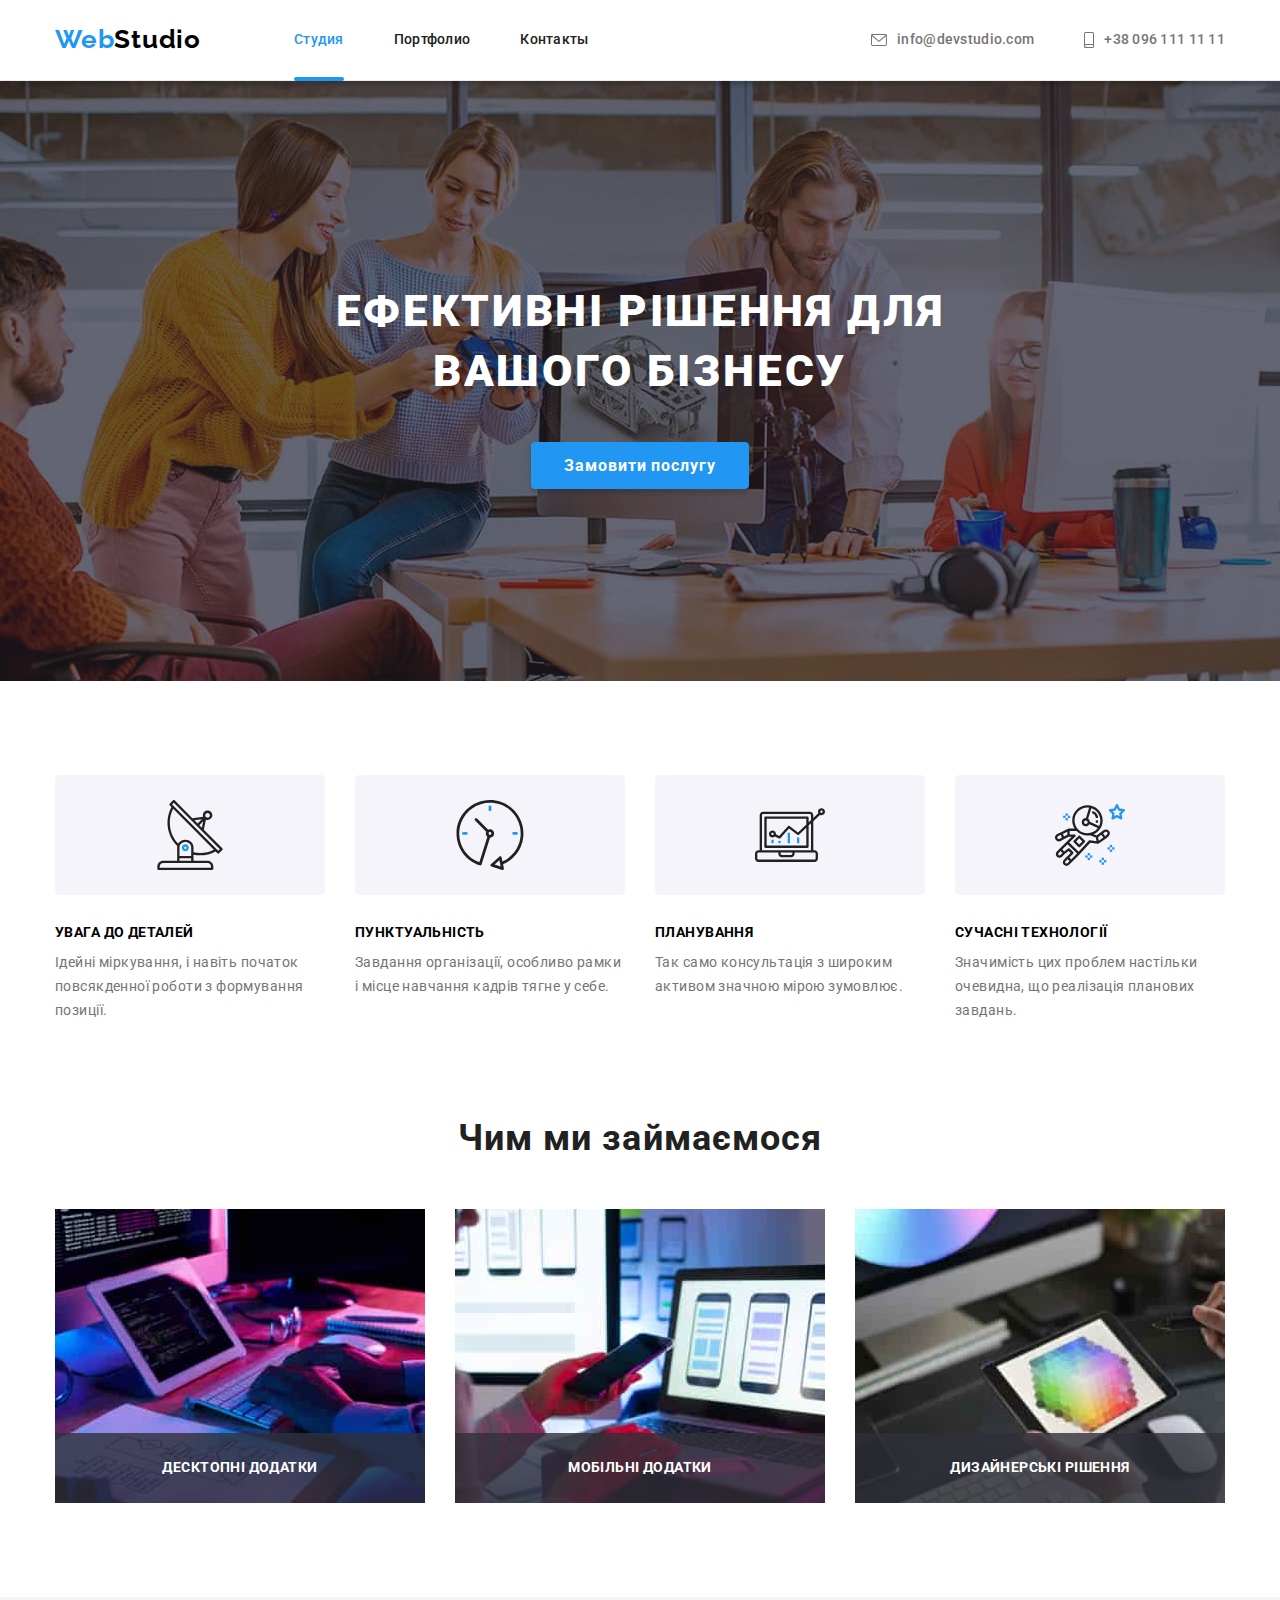
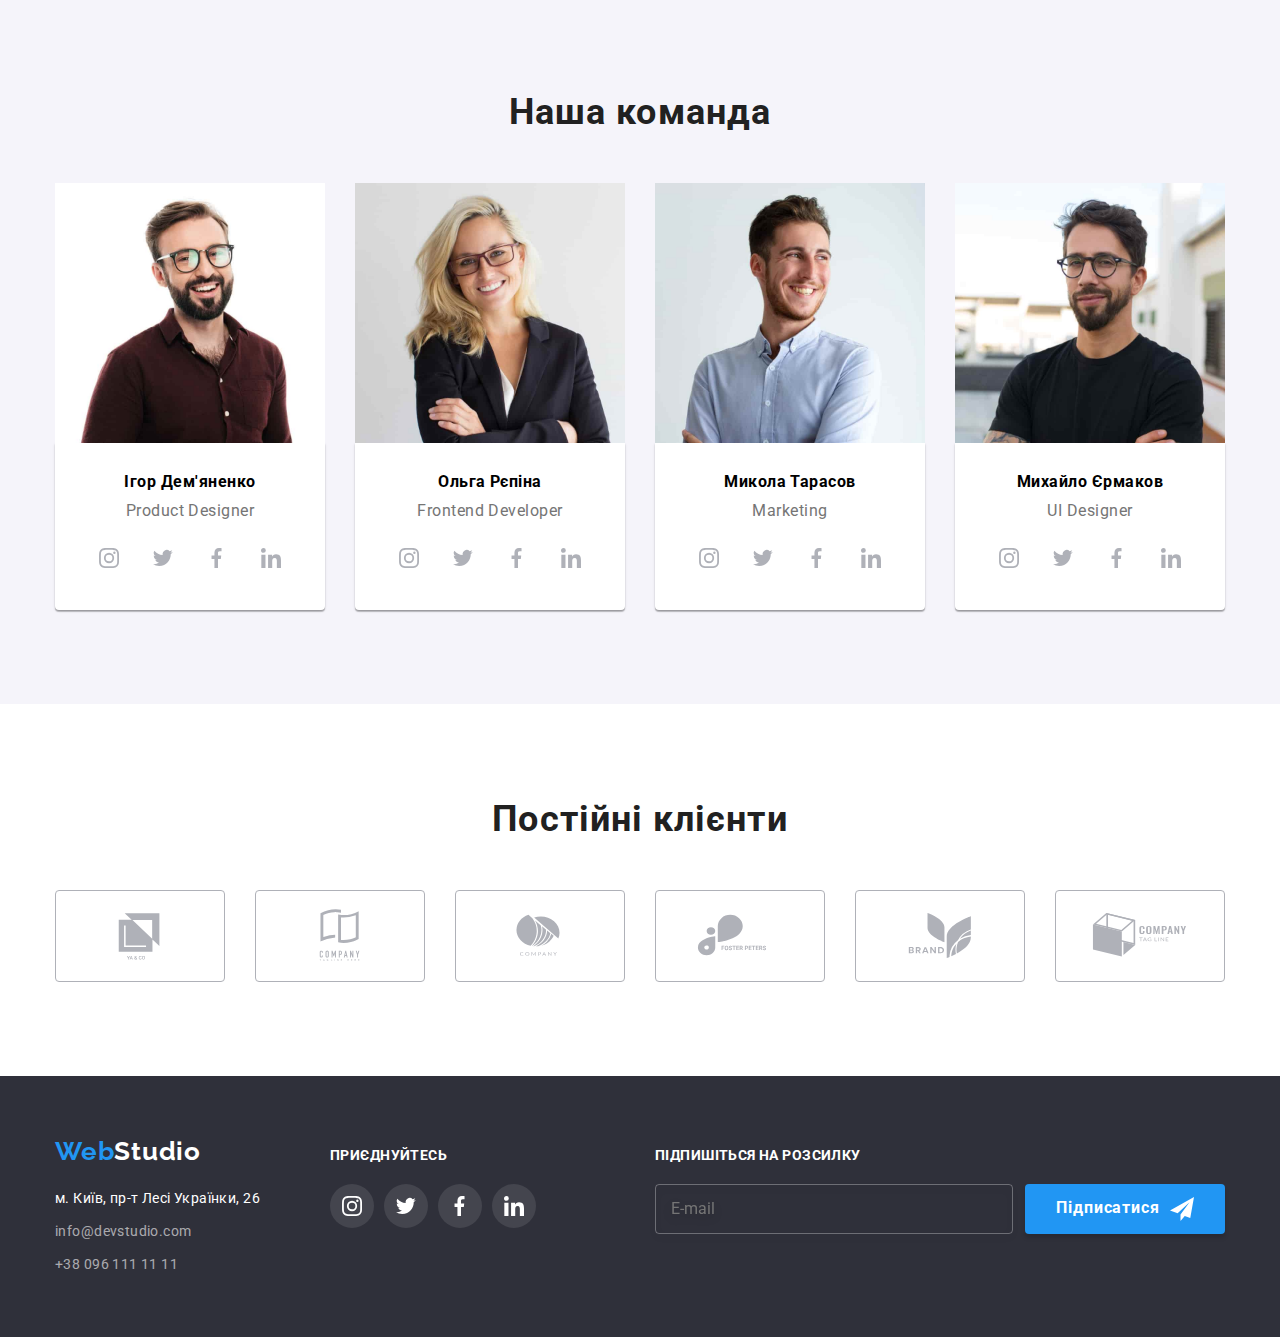
<file: index.html>
<!DOCTYPE html>
<html lang="ru">
  <head>
    <meta charset="UTF-8" />
    <meta http-equiv="X-UA-Compatible" content="IE=edge" />
    <meta name="viewport" content="width=device-width, initial-scale=1.0" />
    <title>Document</title>
    <link
      rel="stylesheet"
      href="https://cdnjs.cloudflare.com/ajax/libs/modern-normalize/1.1.0/modern-normalize.css"
    />
    <link
      href="https://fonts.googleapis.com/css2?family=Raleway:wght@700&family=Roboto:wght@400;500;700;900&display=swap"
      rel="stylesheet"
    />
    <link rel="stylesheet" href="./css/main.min.css" />
  </head>
  <body>
    <header class="header">
      <div class="conteiner conteiner--header">
        <a class="logo" href="./"><span class="logo--color">Web</span>Studio</a>
        <nav class="nav-box">
          <ul class="nav-box__list">
            <li class="nav-box__item"><a class="nav-box__link nav-box__link--current" href="#">Студия</a></li>
            <li class="nav-box__item"><a class="nav-box__link" href="./portfolio.html">Портфолио</a></li>
            <li class="nav-box__item"><a class="nav-box__link" href="#">Контакты</a></li>
          </ul>
        </nav>
        <ul class="nav-box__contact">
          <li class="nav-box__contact-item">
            <a class="nav-box__contact-link" href="mailto:info@devstudio.com"><svg class="nav-box__contact-icon"  width="16px" height="12px" >
              <use href="./image/icons.svg#icon-envelope"></use>
            </svg><span>info@devstudio.com</span></a>
          </li>
          <li class="nav-box__contact-item">
            <a class="nav-box__contact-link" href="tel:+380961111111"><svg class="nav-box__contact-icon"  width="10px" height="16px" >
              <use href="./image/icons.svg#icon-smartphone" ></use>
            </svg><span>+38 096 111 11 11</span></a>
          </li>
        </ul>
      </div>
    </header>
    <main>
      <!-- Секция герой -->
      <section class="hero section--hero">
        <div class="conteiner conteiner--hero">
          <h1 class="hero__text">Ефективні рішення для вашого бізнесу</h1>
          <button type="button" class="hero__btn" data-modal-open >Замовити послугу</button>
        </div>
      </section>
      <!-- Преимущества -->
      <section class="features section">
        <div class="conteiner">
          <h2 class="visually-hidden">Наши преимущества</h2>
          <ul class="features__list">
            <li class="features__item">
              <div class="features__icon-box">
                <svg  width="70px" height="70px">
                  <use href="./image/icons.svg#icon-antenna"></use>
                </svg>
              </div>
              <h3 class="sub-title sub-title--features">УВАГА ДО ДЕТАЛЕЙ</h3>
              <p class="features__text">
                Ідейні міркування, і навіть початок повсякденної роботи з формування позиції.
              </p>
            </li>
            <li class="features__item">
              <div class="features__icon-box">
                <svg  width="70px" height="70px">
                  <use href="./image/icons.svg#icon-clock"></use>
                </svg>
              </div>
              <h3 class="sub-title sub-title--features">ПУНКТУАЛЬНІСТЬ</h3>
              <p class="features__text">
                Завдання організації, особливо рамки і місце навчання кадрів тягне у себе.
              </p>
            </li>
            <li class="features__item">
              <div class="features__icon-box">
                <svg  width="70px" height="70px">
                  <use href="./image/icons.svg#icon-diagram"></use>
                </svg>
              </div>
              <h3 class="sub-title sub-title--features">ПЛАНУВАННЯ</h3>
              <p class="features__text">
                Так само консультація з широким активом значною мірою зумовлює.
              </p>
            </li>
            <li class="features__item">
              <div class="features__icon-box">
                <svg  width="70px" height="70px">
                  <use href="./image/icons.svg#icon-astronaut"></use>
                </svg>
              </div>
              <h3 class="sub-title sub-title--features">СУЧАСНІ ТЕХНОЛОГІЇ</h3>
              <p class="features__text">
                Значимість цих проблем настільки очевидна, що реалізація планових завдань.
              </p>
            </li>
          </ul>
        </div>
      </section>
      <!-- Сфера деятельности -->
      <section class="section section--field-action">
        <div class="conteiner">
          <h2 class="title">Чим ми займаємося</h2>
          <ul class="field-action__list">
            <li class="field-action__item">
              <img src="./image/what-we-doing1.jpg" alt="Веб-разработка" width="370" />
              <div class="field-action__add-title-box">
                <h3 class="field-action__second-title">Десктопні додатки</h3>
              </div>
            </li>
            <li class="field-action__item">
              <img
                src="./image/what-we-doing2.jpg"
                alt="Разработка под мобильные платформы"
                width="370"/>
                <div class="field-action__add-title-box">
                  <h3 class="field-action__second-title">Мобільні додатки</h3>
                </div>
            </li>
            <li class="field-action__item">
              <img src="./image/what-we-doing3.jpg" alt="Разработка дизайна" width="370" />
              <div class="field-action__add-title-box">
                <h3 class="field-action__second-title">Дизайнерські рішення</h3>
              </div>
            </li>
          </ul>
        </div>
      </section>
      <!-- OurTeam -->
      <section class="team section">
        <div class="conteiner">
          <h2 class="title">Наша команда</h2>
          <ul class="team__list">
            <li>
              <img
                class="team__image"
                src="./image/team1.jpg"
                alt="Продакт Дизайнер студии"
                width="270"
              />
              <div class="team__card">
                <h3 class="sub-title sub-title--team">Ігор Дем'яненко</h3>
                <p lang="en" class="team__text">Product Designer</p>
                <ul class="social">
                  <li class="social__item"><a href="" class="social__link">
                    <svg class="social__icon" width="20px" height="20px">
                      <use href="./image/icons.svg#icon-instagram"></use>
                    </svg>
                  </a></li>
                  <li class="social__item"><a href="" class="social__link">
                    <svg class="social__icon" width="20px" height="20px">
                      <use href="./image/icons.svg#icon-twitter"></use>
                    </svg>
                  </a></li>
                  <li class="social__item"><a href="" class="social__link">
                    <svg class="social__icon" width="20px" height="20px">
                      <use href="./image/icons.svg#icon-facebook"></use>
                    </svg>
                  </a></li>
                  <li class="social__item"><a href="" class="social__link">
                    <svg class="social__icon" width="20px" height="20px">
                      <use href="./image/icons.svg#icon-linkedin"></use>
                    </svg>
                  </a></li>
                </ul>
              </div>
            </li>
            <li>
              <img
                class="team__image"
                src="./image/team2.jpg"
                alt="Фронт-энд разработчик студии"
                width="270"
              />
              <div class="team__card">
                <h3 class="sub-title sub-title--team">Ольга Рєпіна</h3>
                <p lang="en" class="team__text">Frontend Developer</p>
                <ul class="social">
                  <li class="social__item"><a href="" class="social__link">
                    <svg class="social__icon" width="20px" height="20px">
                      <use href="./image/icons.svg#icon-instagram"></use>
                    </svg>
                  </a></li>
                  <li class="social__item"><a href="" class="social__link">
                    <svg class="social__icon" width="20px" height="20px">
                      <use href="./image/icons.svg#icon-twitter"></use>
                    </svg>
                  </a></li>
                  <li class="social__item"><a href="" class="social__link">
                    <svg class="social__icon" width="20px" height="20px">
                      <use href="./image/icons.svg#icon-facebook"></use>
                    </svg>
                  </a></li>
                  <li class="social__item"><a href="" class="social__link">
                    <svg class="social__icon" width="20px" height="20px">
                      <use href="./image/icons.svg#icon-linkedin"></use>
                    </svg>
                  </a></li>
                </ul>
              </div>
            </li>
            <li>
              <img
                class="team__image"
                src="./image/team3.jpg"
                alt="Маркетолог студии"
                width="270"
              />
              <div class="team__card">
                <h3 class="sub-title sub-title--team">Микола Тарасов</h3>
                <p lang="en" class="team__text">Marketing</p>
                <ul class="social">
                  <li class="social__item"><a href="" class="social__link">
                    <svg class="social__icon" width="20px" height="20px">
                      <use href="./image/icons.svg#icon-instagram"></use>
                    </svg>
                  </a></li>
                  <li class="social__item"><a href="" class="social__link">
                    <svg class="social__icon" width="20px" height="20px">
                      <use href="./image/icons.svg#icon-twitter"></use>
                    </svg>
                  </a></li>
                  <li class="social__item"><a href="" class="social__link">
                    <svg class="social__icon" width="20px" height="20px">
                      <use href="./image/icons.svg#icon-facebook"></use>
                    </svg>
                  </a></li>
                  <li class="social__item"><a href="" class="social__link">
                    <svg class="social__icon" width="20px" height="20px">
                      <use href="./image/icons.svg#icon-linkedin"></use>
                    </svg>
                  </a></li>
                </ul>
              </div>
            </li>
            <li>
              <img
                class="team__image"
                src="./image/team4.jpg"
                alt="UI Дизайнер студии"
                width="270"
              />
              <div class="team__card">
                <h3 class="sub-title sub-title--team">Михайло Єрмаков</h3>
                <p lang="en" class="team__text">UI Designer</p>
                <ul class="social">
                  <li class="social__item"><a href="" class="social__link">
                    <svg class="social__icon" width="20px" height="20px">
                      <use href="./image/icons.svg#icon-instagram"></use>
                    </svg>
                  </a></li>
                  <li class="social__item"><a href="" class="social__link">
                    <svg class="social__icon" width="20px" height="20px">
                      <use href="./image/icons.svg#icon-twitter"></use>
                    </svg>
                  </a></li>
                  <li class="social__item"><a href="" class="social__link">
                    <svg class="social__icon" width="20px" height="20px">
                      <use href="./image/icons.svg#icon-facebook"></use>
                    </svg>
                  </a></li>
                  <li class="social__item"><a href="" class="social__link">
                    <svg class="social__icon" width="20px" height="20px">
                      <use href="./image/icons.svg#icon-linkedin"></use>
                    </svg>
                  </a></li>
                </ul>
              </div>
            </li>
          </ul>
        </div>
      </section>
      <!-- Our main customers -->
      <section class="section">
        <div class="conteiner">
          <h2 class="title">Постійні клієнти</h2>
          <ul class="customers__list">
            <li class="customers__item"><a href="#" class="customers__link">
              <svg class="customers__icon" width="106px" height="60px">
                <use href="./image/icons.svg#icon-Logo-1"></use>
              </svg>
            </a></li>
            <li class="customers__item"><a href="#" class="customers__link">
              <svg class="customers__icon" width="106px" height="60px">
                <use href="./image/icons.svg#icon-Logo-2"></use>
              </svg>
            </a></li>
            <li class="customers__item"><a href="#" class="customers__link">
              <svg class="customers__icon" width="106px" height="60px">
                <use href="./image/icons.svg#icon-Logo-3"></use>
              </svg>
            </a></li>
            <li class="customers__item"><a href="#" class="customers__link">
              <svg class="customers__icon" width="106px" height="60px">
                <use href="./image/icons.svg#icon-Logo-4"></use>
              </svg>
            </a></li>
            <li class="customers__item"><a href="#" class="customers__link">
              <svg class="customers__icon" width="106px" height="60px">
                <use href="./image/icons.svg#icon-Logo-5"></use>
              </svg>
            </a></li>
            <li class="customers__item"><a href="#" class="customers__link">
              <svg class="customers__icon" width="106px" height="60px">
                <use href="./image/icons.svg#icon-Logo-6"></use>
              </svg>
            </a></li>
          </ul>
        </div>
      </section>
    </main>
    <footer class="section section--footer">
      <div class="conteiner footer-conteiner">
        <div class="footer">
          <a href="./" class="logo logo--footer"><span class="logo--color">Web</span>Studio</a>
        <address class="address">
          <p class="address__text">м. Київ, пр-т Лесі Українки, 26</p>
          <ul class="footer-contact">
            <li class="footer-contact__item">
              <a class="footer-contact__link" href="mailto:info@devstudio.com">info@devstudio.com</a>
            </li>
            <li class="footer-contact__item">
              <a class="footer-contact__link" href="tel:+380961111111">+38 096 111 11 11</a>
            </li>
          </ul>
        </address>
        </div>
        <div class="footer-social">
          <p class="footer-social__text">Приєднуйтесь</p>
          <ul class="footer-social__list">
            <li class="footer-social__item"><a href="#" class="footer-social__link"> 
              <svg class="footer-social__icon" width="20px" height="20px">
              <use href="./image/icons.svg#icon-instagram">
             </use></svg>
          </a></li>
            <li class="footer-social__item"><a href="#" class="footer-social__link"><svg class="footer-social__icon" width="20px" height="20px">
              <use href="./image/icons.svg#icon-twitter"></use>
            </svg></a></li>
            <li class="footer-social__item"><a href="#" class="footer-social__link"><svg class="footer-social__icon" width="20px" height="20px">
              <use href="./image/icons.svg#icon-facebook"></use>
            </svg></a></li>
            <li class="footer-social__item"><a href="#" class="footer-social__link"><svg class="footer-social__icon" width="20px" height="20px">
              <use href="./image/icons.svg#icon-linkedin"></use>
            </svg></a></li>
          </ul>
        </div>
        <div class="footer-form">
        <b class="footer-form__text">Підпишіться на розсилку</b>
        <form class="footer-form__box">
          <input type="text"  class="footer-form__input" name="email" placeholder="E-mail" >
          <button class="button footer-btn"> 
           Підписатися
           <svg class="footer-btn__icon" width="24px" height="24px">
            <use href="./image/icons.svg#icon-1"></use>
           </svg>

          </button>
        </form>
        </div>
        </div>
      </div>
    </footer>

    <div class="backdrop is-hidden" data-modal>
      <div class="modal">
        <button data-modal-close class="modal__btn-close"><svg width="11px" height="11px" class="modal__icon">
          <use href="./image/icons.svg#icon-close-black-18dp-2-1"></use>
        </svg></button>
  <b class="modal__title">Залиште свої дані, ми вам передзвонимо</b>
<form  class="feedback">
     <label class="feedback__name" for="user-name">Ім'я</label>
            <div class="feedback__box">
                <input type="text" name="user-name" id="user-name" class="feedback__input">
               <span class="feedback__icon"> 
                <svg  width="18px" height="18px">
                <use href="./image/icons.svg#icon-person"></use>
                </svg>
               </span>
            </div>

 <label class="feedback__name"   for="user-tel">Телефон</label>
            <div class="feedback__box">
                <input type="tel" name="user-tel" id="user-tel" class="feedback__input">
               <span class="feedback__icon"> 
                <svg  width="18px" height="18px">
                <use href="./image/icons.svg#icon-phone"></use>
                </svg>
               </span>
               </div>

                          <label class="feedback__name"  for="user-email">Пошта</label>
            <div class="feedback__box">
                <input type="email" name="user-email" id="user-email" class="feedback__input">
               <span class="feedback__icon"> 
                <svg  width="18px" height="18px">
                <use href="./image/icons.svg#icon-email-black-18dp-1"></use>
                </svg>
               </span>
           </div>

                      <label class="feedback__name" for="comment">Коментар</label>
              <textarea name="comment" id="comment" placeholder="Введіть текст" class="feedback__input feedback__input--textarea"></textarea >
</form>
    
          <div class="policy">
               <input type="checkbox" name="user-policy" id="user-policy" class="policy__checkbox visually-hidden" value="accept">
               <label class="policy__text" for="user-policy" name="user-policy">
               <span class="policy__box">
              <svg class=policy__icon width="11px" height="8px">
               <use href="./image/icons.svg#icon-check"></use>
              </svg>
              </span>
             Погоджуюся з розсилкою та приймаю  <a href="#" class="policy__link"> Умови договору </a> 
            </label>
            
          </div>
          <button class="submit-btn" type="submit">Відправити</button>
        </div>
        </div>
      </div>
    </div>
    <script src="./js/modal.js"></script>
  </body>
</html>
</file>
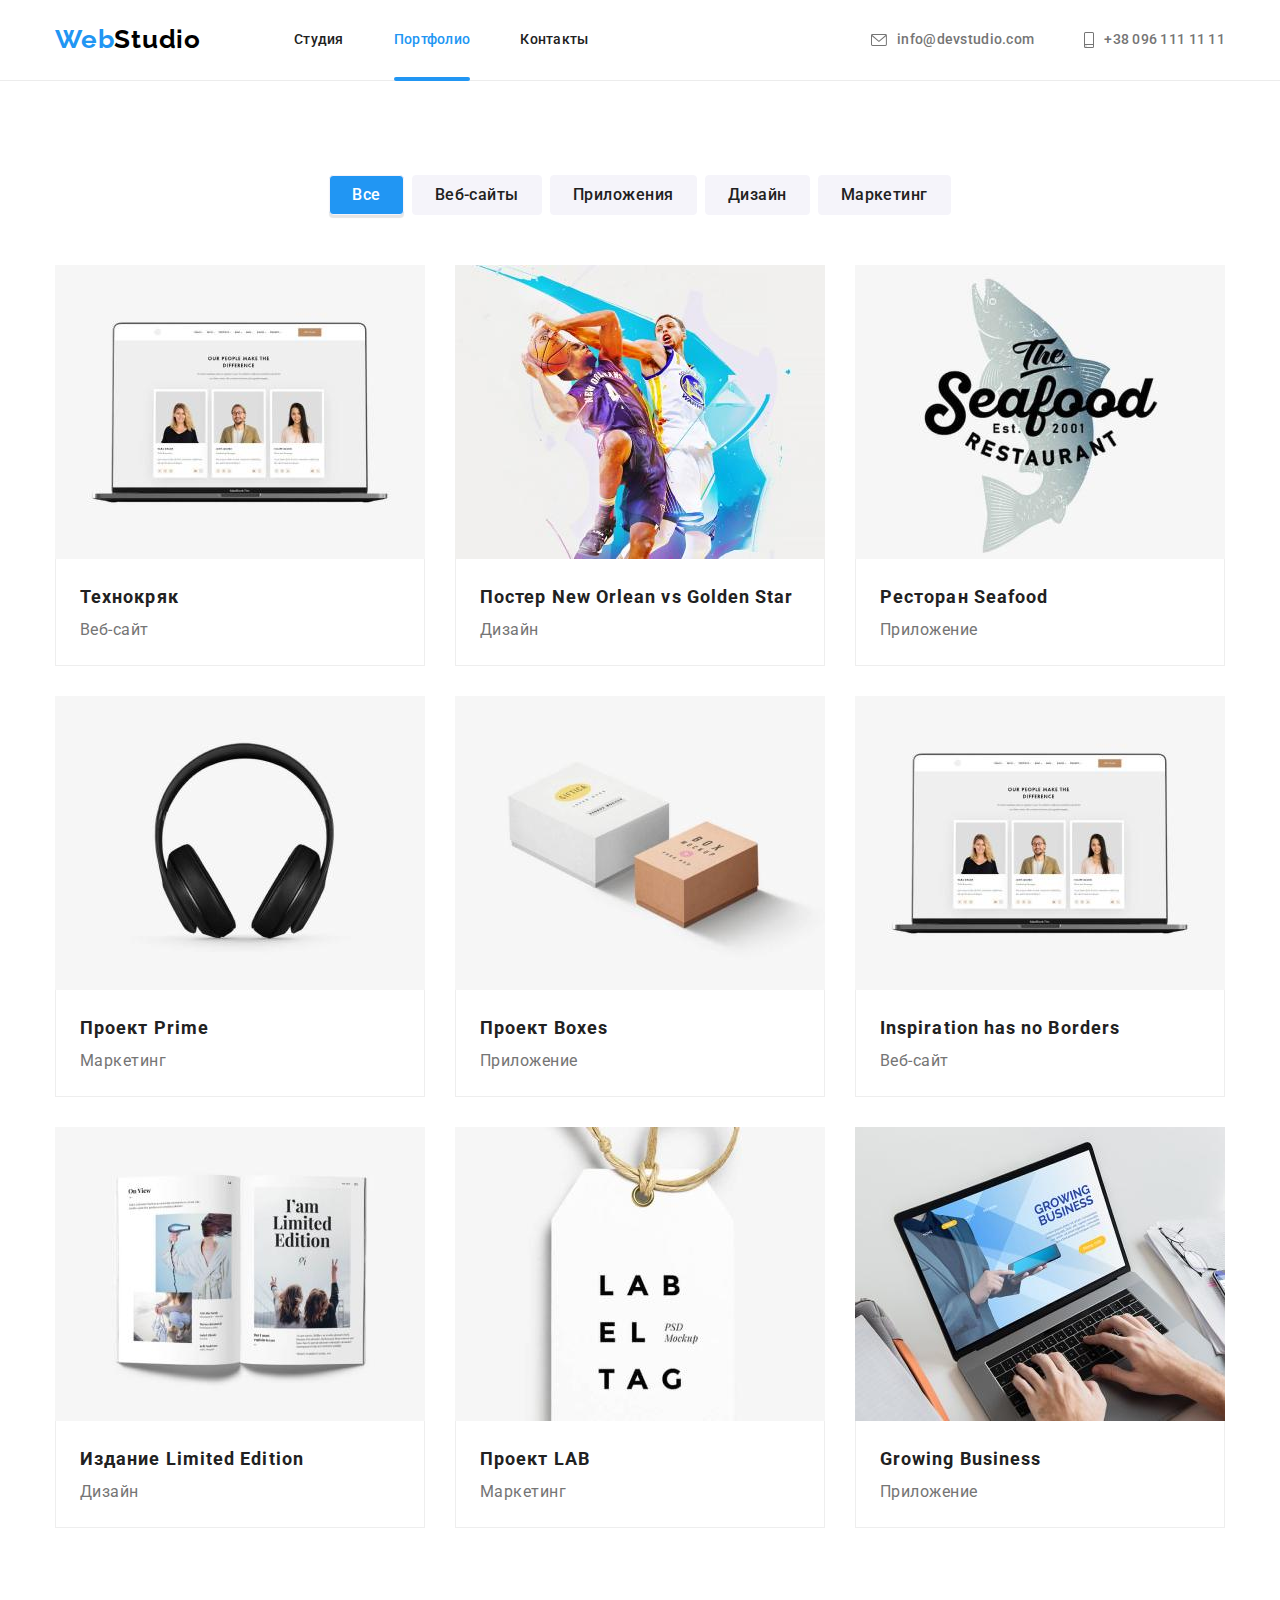
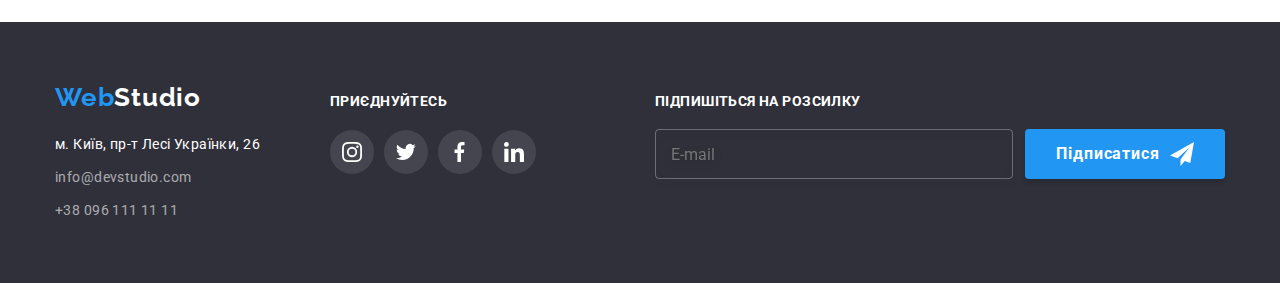
<file: portfolio.html>
<!DOCTYPE html>
<html lang="ru">
  <head>
    <meta charset="UTF-8" />
    <meta http-equiv="X-UA-Compatible" content="IE=edge" />
    <meta name="viewport" content="width=device-width, initial-scale=1.0" />
    <title>Document</title>
    <link
      rel="stylesheet"
      href="https://cdnjs.cloudflare.com/ajax/libs/modern-normalize/1.1.0/modern-normalize.css"
    />
    <link
      href="https://fonts.googleapis.com/css2?family=Raleway:wght@700&family=Roboto:wght@400;500;700;900&display=swap"
      rel="stylesheet"
    />
    <link rel="stylesheet" href="./css/main.min.css" />
  </head>
  <body>
    <header class="header">
      <div class="conteiner conteiner--header">
        <a class="logo" href="./"><span class="logo--color">Web</span>Studio</a>
        <nav class="nav-box">
          <ul class="nav-box__list">
            <li class="nav-box__item"><a class="nav-box__link " href="./index.html">Студия</a></li>
            <li class="nav-box__item"><a class="nav-box__link nav-box__link--current" href="./portfolio.html">Портфолио</a></li>
            <li class="nav-box__item"><a class="nav-box__link" href="#">Контакты</a></li>
          </ul>
        </nav>
        <ul class="nav-box__contact">
          <li class="nav-box__contact-item">
            <a class="nav-box__contact-link" href="mailto:info@devstudio.com"><svg class="nav-box__contact-icon"  width="16px" height="12px" >
              <use href="./image/icons.svg#icon-envelope"></use>
            </svg><span>info@devstudio.com</span></a>
          </li>
          <li class="nav-box__contact-item">
            <a class="nav-box__contact-link" href="tel:+380961111111"><svg class="nav-box__contact-icon"  width="10px" height="16px" >
              <use href="./image/icons.svg#icon-smartphone" ></use>
            </svg><span>+38 096 111 11 11</span></a>
          </li>
        </ul>
      </div>
    </header>
    <main>
      <section class="examples section">
        <div class="conteiner">
          <h1 class="visually-hidden">Наши работы</h1>
          <ul class="fillters">
            <li><button type="button" class="fillters__btn fillters__btn--current">Все</button></li>
            <li><button type="button" class="fillters__btn">Веб-сайты</button></li>
            <li><button type="button" class="fillters__btn">Приложения</button></li>
            <li><button type="button" class="fillters__btn">Дизайн</button></li>
            <li><button type="button" class="fillters__btn">Маркетинг</button></li>
          </ul>
          <ul class="product-set">
            <li class="product">
              <a class="product__link" href="#"> 
                <div class="product__overlay-box">
                <img src="./image/website-1.jpg" alt="Пример Веб-сайта"  width="370" class="example-image"/>
                <div class="product__overlay">
                  <p class="product__overlay-text">Ресурс пропонує комплексні пропозиції з різним рівнем функціоналу та сервісів. Все це дозволить відвідувачу отримати вичерпні відомості про компанію чи приватну особу.</p>
                </div>
              </div>
                <div class="product__meta">
                  <h2 class="product__title">Технокряк</h2>
                  <p class="product__text">Веб-сайт</p>
                </div>
              </a>
            </li>
            <li class="product">
              <a class="product__link" href="#"> 
                <div class="product__overlay-box">
                <img src="./image/desing-1.jpg" alt="Пример дизайна" width="370" class="example-image"/>
                <div class="product__overlay">
                  <p class="product__overlay-text">Ресурс пропонує комплексні пропозиції з різним рівнем функціоналу та сервісів. Все це дозволить відвідувачу отримати вичерпні відомості про компанію чи приватну особу.</p>
                </div>
              </div> 
                <div class="product__meta">
                  <h2 class="product__title">
                    Постер <span lang="en">New Orlean vs Golden Star</span>
                  </h2>
                  <p class="product__text">Дизайн</p>
                </div>
              </a>
            </li>
            <li class="product">
              <a class="product__link" href="#"><div class="product__overlay-box">
                <img src="./image/app-1.jpg" alt="Пример Приложения" width="370" class="example-image"/>
                  <div class="product__overlay">
                    <p class="product__overlay-text">Ресурс пропонує комплексні пропозиції з різним рівнем функціоналу та сервісів. Все це дозволить відвідувачу отримати вичерпні відомості про компанію чи приватну особу.</p>
                  </div>
                </div> 
                <div class="product__meta">
                  <h2 class="product__title">Ресторан <span lang="en">Seafood</span></h2>
                  <p class="product__text">Приложение</p>
                </div>
              </a>
            </li>
            <li class="product">
              <a class="product__link" href="#">
                <div class="product__overlay-box">
                <img src="./image/marketing-1.jpg" alt="Пример Маркетинга" width="370" class="example-image"/>
                  <div class="product__overlay">
                  <p class="product__overlay-text">Ресурс пропонує комплексні пропозиції з різним рівнем функціоналу та сервісів. Все це дозволить відвідувачу отримати вичерпні відомості про компанію чи приватну особу.</p>
                </div>
              </div> 
                <div class="product__meta">
                  <h2 class="product__title">Проект <span lang="en">Prime</span></h2>
                  <p class="product__text">Маркетинг</p>
                </div>
              </a>
            </li>
            <li class="product">
              <a class="product__link" href="#">
                <div class="product__overlay-box">
                <img src="./image/app-2.jpg" alt="Пример Приложения" width="370" class="example-image"/>
                  <div class="product__overlay">
                  <p class="product__overlay-text">Ресурс пропонує комплексні пропозиції з різним рівнем функціоналу та сервісів. Все це дозволить відвідувачу отримати вичерпні відомості про компанію чи приватну особу.</p>
                </div>
              </div> 
                <div class="product__meta">
                  <h2 class="product__title">Проект <span lang="en">Boxes</span></h2>
                  <p class="product__text">Приложение</p>
                </div>
              </a>
            </li>
            <li class="product">
              <a class="product__link" href="#">
                <div class="product__overlay-box">
                <img src="./image/website-1.jpg" alt="Пример Веб-сайта" width="370" class="example-image"/>
                <div class="product__overlay">
                  <p class="product__overlay-text">Ресурс пропонує комплексні пропозиції з різним рівнем функціоналу та сервісів. Все це дозволить відвідувачу отримати вичерпні відомості про компанію чи приватну особу.</p>
                </div>
              </div> 
                <div class="product__meta">
                  <h2 class="product__title" lang="en">Inspiration has no Borders</h2>
                  <p class="product__text">Веб-сайт</p>
                </div>
              </a>
            </li>
            <li class="product">
              <a class="product__link" href="#">
                <div class="product__overlay-box">
                <img src="./image/desing-2.jpg" alt="Пример дизайна" width="370" class="example-image"/>
                <div class="product__overlay">
                  <p class="product__overlay-text">Ресурс пропонує комплексні пропозиції з різним рівнем функціоналу та сервісів. Все це дозволить відвідувачу отримати вичерпні відомості про компанію чи приватну особу.</p>
                </div>
              </div> 
                <div class="product__meta">
                  <h2 class="product__title">Издание <span lang="en">Limited Edition</span></h2>
                  <p class="product__text">Дизайн</p>
                </div>
              </a>
            </li>
            <li class="product">
              <a class="product__link" href="#">
                <div class="product__overlay-box">
                <img src="./image/marketing-2.jpg" alt="Пример Маркетинга" width="370" class="example-image"/>
                  <div class="product__overlay">
                  <p class="product__overlay-text">Ресурс пропонує комплексні пропозиції з різним рівнем функціоналу та сервісів. Все це дозволить відвідувачу отримати вичерпні відомості про компанію чи приватну особу.</p>
                </div>
              </div> 
                <div class="product__meta">
                  <h2 class="product__title">Проект <span lang="en">LAB</span></h2>
                  <p class="product__text">Маркетинг</p>
                </div>
              </a>
            </li>
            <li class="product">
              <a class="product__link" href="#">
                <div class="product__overlay-box">
                <img src="./image/app-3.jpg" alt="Пример Приложения" width="370" class="example-image"/>
                  <div class="product__overlay">
                  <p class="product__overlay-text">Ресурс пропонує комплексні пропозиції з різним рівнем функціоналу та сервісів. Все це дозволить відвідувачу отримати вичерпні відомості про компанію чи приватну особу.</p>
                </div>
              </div> 
                <div class="product__meta">
                  <h2 class="product__title" lang="en">Growing Business</h2>
                  <p class="product__text">Приложение</p>
                </div>
              </a>
            </li>
          </ul>
        </div>
      </section>
    </main>
     <footer class="section section--footer">
      <div class="conteiner footer-conteiner">
        <div class="footer">
          <a href="./" class="logo logo--footer"><span class="logo--color">Web</span>Studio</a>
        <address class="address">
          <p class="address__text">м. Київ, пр-т Лесі Українки, 26</p>
          <ul class="footer-contact">
            <li class="footer-contact__item">
              <a class="footer-contact__link" href="mailto:info@devstudio.com">info@devstudio.com</a>
            </li>
            <li class="footer-contact__item">
              <a class="footer-contact__link" href="tel:+380961111111">+38 096 111 11 11</a>
            </li>
          </ul>
        </address>
        </div>
        <div class="footer-social">
          <p class="footer-social__text">Приєднуйтесь</p>
          <ul class="footer-social__list">
            <li class="footer-social__item"><a href="#" class="footer-social__link"> 
              <svg class="footer-social__icon" width="20px" height="20px">
              <use href="./image/icons.svg#icon-instagram">
             </use></svg>
          </a></li>
            <li class="footer-social__item"><a href="#" class="footer-social__link"><svg class="footer-social__icon" width="20px" height="20px">
              <use href="./image/icons.svg#icon-twitter"></use>
            </svg></a></li>
            <li class="footer-social__item"><a href="#" class="footer-social__link"><svg class="footer-social__icon" width="20px" height="20px">
              <use href="./image/icons.svg#icon-facebook"></use>
            </svg></a></li>
            <li class="footer-social__item"><a href="#" class="footer-social__link"><svg class="footer-social__icon" width="20px" height="20px">
              <use href="./image/icons.svg#icon-linkedin"></use>
            </svg></a></li>
          </ul>
        </div>
        <div class="footer-form">
        <b class="footer-form__text">Підпишіться на розсилку</b>
        <form class="footer-form__box">
          <input type="text"  class="footer-form__input" name="email" placeholder="E-mail" >
          <button class="button footer-btn"> 
           Підписатися
           <svg class="footer-btn__icon" width="24px" height="24px">
            <use href="./image/icons.svg#icon-1"></use>
           </svg>

          </button>
        </form>
        </div>
        </div>
      </div>
    </footer>
  </body>
</html>
</file>
<file: css/main.min.css>
:root{--main-text-color: #757575;--main-title-color: #212121;--accent-color: #2196f3;--primary-background-color: #ffffff;--secondary-backgroung-color: #f5f4fa;--contact-color: rgba(255, 255, 255, 0.6);--footer-background-color: #2f303a;--secondary-logo-color: #000000;--main-light-color: #ffffff;--additional-title-color: rgba(47, 48, 58, 0.8);--overlay-color: rgba(33, 150, 243, 0.9);--footer-soc-link: rgba(255, 255, 255, 0.1);--footer-soc-icon: #AFB1B8;--backdrop: rgba(0, 0, 0, 0.2);--border-color: rgba(0, 0, 0, 0.1);--dark-color: #000000;--border-second: rgba(33, 33, 33, 0.2);--border-third: rgba(255, 255, 255, 0.3)}.visually-hidden{position:absolute;white-space:nowrap;width:1px;height:1px;overflow:hidden;border:0;padding:0;clip:rect(0 0 0 0);-webkit-clip-path:inset(50%);clip-path:inset(50%);margin:-1px}body{background-color:var(--primary-background-color);font-family:roboto,sans-serif;-webkit-box-sizing:border-box;box-sizing:border-box;margin:0}h1,h2,h3,h4,h5,h6,p{margin:0;padding:0}ul{margin:0;padding:0}a{text-decoration:none}img{display:block;width:100%;height:auto}.nav,.contact,.features__list,.field-action__list,.team__list,.footer-contact-list,.fillters,.product-set,.social,.customers__list,.footer-social__list{list-style-type:none}.section{padding-top:94px;padding-bottom:94px}.conteiner{-webkit-box-sizing:border-box;box-sizing:border-box;width:1200px;padding:0 15px;margin-left:auto;margin-right:auto}.examples{background-color:var(--primary-background-color)}.title{margin-bottom:50px;font-weight:700;font-size:36px;line-height:1.17;text-align:center;letter-spacing:.03em;color:var(--main-title-color)}.sub-title{margin-bottom:10px;font-weight:700;line-height:1.14;letter-spacing:.03em}.sub-title--features{font-size:14px;text-transform:uppercase}.field-action__second-title{font-weight:700;font-size:14px;line-height:1.14;text-align:center;letter-spacing:.03em;text-transform:uppercase;color:var(--main-light-color)}.field-action__add-title-box{position:absolute;display:-webkit-box;display:-ms-flexbox;display:flex;-webkit-box-pack:center;-ms-flex-pack:center;justify-content:center;-webkit-box-align:center;-ms-flex-align:center;align-items:center;left:0;bottom:0;width:100%;height:70px;background-color:var(--additional-title-color)}.modal__title{display:block;margin-bottom:12px;font-weight:700;font-size:20px;line-height:1.15;text-align:center;letter-spacing:.03em;color:var(--main-title-color)}.header{background-color:var(--primary-background-color);border-bottom:1px solid #ececec}.conteiner--header{display:-webkit-box;display:-ms-flexbox;display:flex;-webkit-box-align:center;-ms-flex-align:center;align-items:center}.logo,.nav-box__link,.nav-box__contact-link{text-decoration:none}.nav-box__list{display:-webkit-box;display:-ms-flexbox;display:flex;-webkit-column-gap:50px;-moz-column-gap:50px;column-gap:50px}.nav-box__contact{display:-webkit-box;display:-ms-flexbox;display:flex;margin-left:auto;-webkit-column-gap:50px;-moz-column-gap:50px;column-gap:50px}.nav-box__item{display:block}.nav-box__contact-item{display:-webkit-box;display:-ms-flexbox;display:flex;-webkit-box-align:center;-ms-flex-align:center;align-items:center;-webkit-box-pack:center;-ms-flex-pack:center;justify-content:center}.nav-box__link{display:block;position:relative;color:var(--main-title-color);font-weight:500;font-size:14px;line-height:1.14;letter-spacing:.02em;padding-top:32px;padding-bottom:32px;-webkit-transition:color 250ms cubic-bezier(0.4, 0, 0.2, 1);transition:color 250ms cubic-bezier(0.4, 0, 0.2, 1)}.nav-box__link:hover,.nav-box__link:focus{color:var(--accent-color)}.nav-box__contact-link{display:-webkit-box;display:-ms-flexbox;display:flex;-webkit-box-align:center;-ms-flex-align:center;align-items:center;-webkit-box-pack:center;-ms-flex-pack:center;justify-content:center;-webkit-column-gap:10px;-moz-column-gap:10px;column-gap:10px;padding-top:32px;padding-bottom:32px;color:var(--main-text-color);font-weight:500;font-size:14px;line-height:1.14;letter-spacing:.02em;-webkit-transition:color 250ms cubic-bezier(0.4, 0, 0.2, 1);transition:color 250ms cubic-bezier(0.4, 0, 0.2, 1)}.nav-box__contact-link:hover,.nav-box__contact-link:focus{color:var(--accent-color)}.nav-box__contact-link:hover .nav-box__contact-icon,.nav-box__contact-link:focus .nav-box__contact-icon{fill:var(--accent-color)}.nav-box__link--current{color:var(--accent-color)}.nav-box__link--current::after{content:" ";position:absolute;bottom:-1px;left:0;display:block;width:100%;height:4px;background-color:var(--accent-color);border-radius:2px;padding:0 2px}.nav-box{margin-left:93px}.nav-box__contact-icon{fill:var(--main-text-color);-webkit-transition:fill 250ms cubic-bezier(0.4, 0, 0.2, 1);transition:fill 250ms cubic-bezier(0.4, 0, 0.2, 1)}.nav-box__contact-icon:hover{fill:var(--accent-color)}.logo{padding-top:24px;padding-bottom:25px;color:var(--secondary-logo-color);font-family:Raleway,roboto;font-weight:700;font-size:26px;line-height:1,19;letter-spacing:.03em}.logo--color{color:var(--accent-color)}.logo--footer{display:block;margin-bottom:20px;color:var(--main-light-color);font-family:"Raleway";font-weight:700;font-size:26px;line-height:1.19;letter-spacing:.03em;padding:0}.hero{max-width:1600px;height:600px;background-color:#2f303a;background-image:-webkit-gradient(linear, left top, right top, from(rgba(47, 48, 58, 0.4)), to(rgba(47, 48, 58, 0.4))),url("../image/hero-bg.jpg");background-image:linear-gradient(to right, rgba(47, 48, 58, 0.4), rgba(47, 48, 58, 0.4)),url("../image/hero-bg.jpg");background-repeat:no-repeat;background-position:center;margin-left:auto;margin-right:auto}.conteiner--hero{display:-webkit-box;display:-ms-flexbox;display:flex;-webkit-box-orient:vertical;-webkit-box-direction:normal;-ms-flex-direction:column;flex-direction:column;-webkit-box-align:center;-ms-flex-align:center;align-items:center}.hero__text{max-width:696px;margin-bottom:40px;margin-left:auto;margin-right:auto;color:var(--main-light-color);font-weight:900;font-size:44px;line-height:1.37;text-align:center;letter-spacing:.06em;text-transform:uppercase}.section--hero{padding-top:200px;padding-bottom:200px}.hero__btn{min-width:216px;padding:10px 32px;background-color:var(--accent-color);color:var(--main-light-color);font-family:"Roboto";font-weight:700;font-size:16px;line-height:1.6;-webkit-box-align:center;-ms-flex-align:center;align-items:center;text-align:center;letter-spacing:.06em;cursor:pointer;border:1px solid rgba(0,0,0,0);border-radius:4px;-webkit-box-shadow:0px 4px 4px rgba(0,0,0,.15);box-shadow:0px 4px 4px rgba(0,0,0,.15)}.features__list{display:-webkit-box;display:-ms-flexbox;display:flex;-webkit-column-gap:30px;-moz-column-gap:30px;column-gap:30px}.features__icon-box{width:270px;height:120px;display:-webkit-box;display:-ms-flexbox;display:flex;-webkit-box-align:center;-ms-flex-align:center;align-items:center;-webkit-box-pack:center;-ms-flex-pack:center;justify-content:center;background-color:var(--secondary-backgroung-color);border:1px solid var(--secondary-backgroung-color);border-radius:4px;margin-bottom:30px}.features{background-color:var(--primary-background-color)}.features__item{width:270px}.features__text{color:var(--main-text-color);font-size:14px;line-height:1.71;letter-spacing:.03em}.section--field-action{padding-top:0;background-color:var(--primary-background-color)}.field-action__list{display:-webkit-box;display:-ms-flexbox;display:flex;-webkit-column-gap:30px;-moz-column-gap:30px;column-gap:30px}.field-action__item{position:relative;width:calc((100% - 60px)/3);display:block;max-width:100%;height:auto}.team{background-color:var(--secondary-backgroung-color)}.sub-title--team{font-size:16px;text-transform:none;text-align:center}.team__list{display:-webkit-box;display:-ms-flexbox;display:flex;-webkit-column-gap:30px;-moz-column-gap:30px;column-gap:30px}.team__card{-ms-flex-preferred-size:calc((100% - 90px)/4);flex-basis:calc((100% - 90px)/4);background-color:var(--main-light-color);-webkit-box-shadow:0px 1px 3px rgba(0,0,0,.12),0px 1px 1px rgba(0,0,0,.14),0px 2px 1px rgba(0,0,0,.2);box-shadow:0px 1px 3px rgba(0,0,0,.12),0px 1px 1px rgba(0,0,0,.14),0px 2px 1px rgba(0,0,0,.2);border-radius:0px 0px 4px 4px;padding-top:30px;padding-bottom:30px}.team__image{display:block;width:100%;height:auto}.team__text{font-size:16px;text-align:center;margin-bottom:16px;color:var(--main-text-color);line-height:1.19;letter-spacing:.03em}.social{display:-webkit-box;display:-ms-flexbox;display:flex;-webkit-box-pack:center;-ms-flex-pack:center;justify-content:center;-webkit-column-gap:10px;-moz-column-gap:10px;column-gap:10px}.social__link{width:44px;height:44px;border-radius:50%;color:var(--main-light-color);display:-webkit-box;display:-ms-flexbox;display:flex;-webkit-box-align:center;-ms-flex-align:center;align-items:center;-webkit-box-pack:center;-ms-flex-pack:center;justify-content:center;border:none;-webkit-transition:background-color 250ms cubic-bezier(0.4, 0, 0.2, 1);transition:background-color 250ms cubic-bezier(0.4, 0, 0.2, 1)}.social__link:hover,.social__link:focus{background-color:var(--accent-color)}.social__link:hover .social__icon,.social__link:focus .social__icon{fill:var(--main-light-color)}.social__icon{fill:var(--footer-soc-icon);-webkit-transition:fill 250ms cubic-bezier(0.4, 0, 0.2, 1);transition:fill 250ms cubic-bezier(0.4, 0, 0.2, 1)}.section--footer{padding-top:60px;padding-bottom:60px;color:var(--main-light-color);background-color:var(--footer-background-color)}.footer-conteiner{display:-webkit-box;display:-ms-flexbox;display:flex;-webkit-box-align:baseline;-ms-flex-align:baseline;align-items:baseline}.logo--footer,.footer-contact__link{text-decoration:none;-webkit-text-decoration-color:none;text-decoration-color:none}.address__text{display:block;margin-bottom:9px;color:var(--main-light-color);font-size:14px;line-height:1.71;letter-spacing:.03em}.footer-contact__link{color:var(--contact-color);font-size:14px;line-height:1.71;letter-spacing:.03em;-webkit-transition:color 250ms cubic-bezier(0.4, 0, 0.2, 1);transition:color 250ms cubic-bezier(0.4, 0, 0.2, 1)}.footer-contact__link:hover,.footer-contact__link:focus{color:var(--accent-color)}.footer-contact__item{display:block;margin-bottom:9px}.footer-contact__item:last-child{margin-bottom:0}.footer-social__text{margin-bottom:20px;font-size:14px;font-weight:700;line-height:1.14;letter-spacing:.03em;color:var(--main-light-color);text-transform:uppercase}.footer-social{margin-left:70px}.footer-social__link{width:44px;height:44px;border-radius:50%;background-color:var(--footer-soc-link);display:-webkit-box;display:-ms-flexbox;display:flex;-webkit-box-align:center;-ms-flex-align:center;align-items:center;-webkit-box-pack:center;-ms-flex-pack:center;justify-content:center;border:none;-webkit-transition:background-color 250ms cubic-bezier(0.4, 0, 0.2, 1);transition:background-color 250ms cubic-bezier(0.4, 0, 0.2, 1)}.footer-social__link:hover,.footer-social__link:focus{background-color:var(--accent-color)}.footer-social__link:hover .footer-social__icon,.footer-social__link:focus .footer-social__icon{fill:var(--main-light-color)}.footer-social__list{display:-webkit-box;display:-ms-flexbox;display:flex;-webkit-box-pack:center;-ms-flex-pack:center;justify-content:center;-webkit-column-gap:10px;-moz-column-gap:10px;column-gap:10px}.footer-social__icon{fill:var(--main-light-color);-webkit-transition:fill 250ms cubic-bezier(0.4, 0, 0.2, 1);transition:fill 250ms cubic-bezier(0.4, 0, 0.2, 1)}.address{font-style:normal}.footer-form{width:570px;margin-left:auto}.footer-form__text{display:block;margin-bottom:20px;font-weight:700;font-size:14px;line-height:1.16;letter-spacing:.03em;text-transform:uppercase;color:var(--main-light-color)}.footer-form__box{display:-webkit-box;display:-ms-flexbox;display:flex}.footer-form__input{width:358px;height:50px;padding:15px;background-color:rgba(0,0,0,0);border:1px solid var(--border-third);-webkit-filter:drop-shadow(0px 4px 4px rgba(0, 0, 0, 0.15));filter:drop-shadow(0px 4px 4px rgba(0, 0, 0, 0.15));border-radius:4px;-webkit-transition:border-color 250ms cubic-bezier(0.4, 0, 0.2, 1);transition:border-color 250ms cubic-bezier(0.4, 0, 0.2, 1);outline:none;color:var(--main-light-color)}.footer-form__input:focus{border-color:var(--accent-color)}.footer-btn{display:-webkit-box;display:-ms-flexbox;display:flex;-webkit-box-align:center;-ms-flex-align:center;align-items:center;-webkit-box-pack:center;-ms-flex-pack:center;justify-content:center;width:200px;height:50px;margin-left:12px;background-color:var(--accent-color);-webkit-box-shadow:0px 4px 4px rgba(0,0,0,.15);box-shadow:0px 4px 4px rgba(0,0,0,.15);border-radius:4px;border:none;color:var(--main-light-color);font-family:Roboto;font-weight:700;font-size:16px;line-height:1.8;letter-spacing:.06em}.footer-btn__icon{margin-left:10px;fill:var(--main-light-color)}.customers__list{display:-webkit-box;display:-ms-flexbox;display:flex;-webkit-box-pack:center;-ms-flex-pack:center;justify-content:center;-webkit-column-gap:30px;-moz-column-gap:30px;column-gap:30px}.customers__link{width:170px;height:92px;border-radius:4px;border:1px solid var(--footer-soc-icon);background-color:var(--main-light-color);display:-webkit-box;display:-ms-flexbox;display:flex;-webkit-box-align:center;-ms-flex-align:center;align-items:center;-webkit-box-pack:center;-ms-flex-pack:center;justify-content:center;-webkit-transition:border-color 250ms cubic-bezier(0.4, 0, 0.2, 1);transition:border-color 250ms cubic-bezier(0.4, 0, 0.2, 1)}.customers__link:hover,.customers__link:focus{border-color:var(--accent-color)}.customers__link:hover .customers__icon,.customers__link:focus .customers__icon{fill:var(--accent-color)}.customers__icon{fill:var(--footer-soc-icon);-webkit-transition:fill 250ms cubic-bezier(0.4, 0, 0.2, 1);transition:fill 250ms cubic-bezier(0.4, 0, 0.2, 1)}.backdrop{position:fixed;top:0;left:0;width:100%;height:100%;background-color:var(--backdrop);opacity:1;-webkit-transition:opacity 250ms cubic-bezier(0.4, 0, 0.2, 1);transition:opacity 250ms cubic-bezier(0.4, 0, 0.2, 1)}.backdrop.is-hidden{opacity:0;pointer-events:none}.backdrop.is-hidden .modal{-webkit-transform:translate(-50%, -50%) scale(0.9);transform:translate(-50%, -50%) scale(0.9)}.modal{position:absolute;top:50%;left:50%;width:528px;height:581px;padding:40px;background-color:var(--primary-background-color);-webkit-box-shadow:0px 1px 3px rgba(0,0,0,.12),0px 1px 1px rgba(0,0,0,.14),0px 2px 1px rgba(0,0,0,.2);box-shadow:0px 1px 3px rgba(0,0,0,.12),0px 1px 1px rgba(0,0,0,.14),0px 2px 1px rgba(0,0,0,.2);border-radius:4px;scale:1;-webkit-transform:translate(-50%, -50%) scale(1);transform:translate(-50%, -50%) scale(1);-webkit-transition:-webkit-transform 250ms cubic-bezier(0.4, 0, 0.2, 1);transition:-webkit-transform 250ms cubic-bezier(0.4, 0, 0.2, 1);transition:transform 250ms cubic-bezier(0.4, 0, 0.2, 1);transition:transform 250ms cubic-bezier(0.4, 0, 0.2, 1), -webkit-transform 250ms cubic-bezier(0.4, 0, 0.2, 1)}.modal__icon{position:absolute;top:0;right:0;width:30px;height:30px;padding:6px;background-color:var(--primary-background-color);border-radius:50%;border:1px solid var(--border-color);fill:var(-dark-color);-webkit-transition:fill 250ms cubic-bezier(0.4, 0, 0.2, 1);transition:fill 250ms cubic-bezier(0.4, 0, 0.2, 1)}.modal__btn-close{position:absolute;top:0;right:0;width:auto;height:auto;margin:8px;background-color:var(--primary-background-color);border:none;outline:none;-webkit-transition:background-color 250ms cubic-bezier(0.4, 0, 0.2, 1);transition:background-color 250ms cubic-bezier(0.4, 0, 0.2, 1)}.modal__btn-close:hover .modal__icon,.modal__btn-close:focus .modal__icon{fill:var(--accent-color)}.feedback{margin-bottom:20px}.feedback.comment{margin-bottom:20px}.feedback__box{position:relative;margin-bottom:10px}.feedback__input{width:100%;height:40px;padding-left:42px;padding-top:12px;padding-bottom:12px;padding-right:auto;border:1px solid var(--border-second);border-radius:4px;outline:none;-webkit-transition:border-color 250ms cubic-bezier(0.4, 0, 0.2, 1);transition:border-color 250ms cubic-bezier(0.4, 0, 0.2, 1)}.feedback__input:focus,.feedback__input:hover{border-color:var(--accent-color)}.feedback__input:focus+.feedback__icon,.feedback__input:hover+.feedback__icon{fill:var(--accent-color)}.feedback__icon{position:absolute;top:50%;left:12px;-webkit-transform:translateY(-50%);transform:translateY(-50%);fill:var(--seconday-logo-color);-webkit-transition:fill 250ms cubic-bezier(0.4, 0, 0.2, 1);transition:fill 250ms cubic-bezier(0.4, 0, 0.2, 1)}.feedback__input--textarea{resize:none;width:100%;height:120px;padding:12px;font-weight:400;font-size:12px;line-height:1.16;letter-spacing:.01em;color:var(--main-text-color);border:1px solid var(--border-second);border-radius:4px;outline:none}.feedback__name{display:block;font-weight:400;font-size:12px;line-height:1.16;letter-spacing:.01em;color:var(--main-text-color);margin-bottom:4px}.policy{display:-webkit-box;display:-ms-flexbox;display:flex;-ms-flex-wrap:wrap;flex-wrap:wrap;-webkit-box-align:center;-ms-flex-align:center;align-items:center;-webkit-box-pack:center;-ms-flex-pack:center;justify-content:center;margin-bottom:30px}.policy__text{font-size:14px;line-height:1.71;letter-spacing:.03em;display:-webkit-box;display:-ms-flexbox;display:flex;-webkit-box-align:center;-ms-flex-align:center;align-items:center}.policy__box{width:16px;height:15px;border:2px solid var(--main-title-color);border-radius:3px;margin-right:7px;display:-webkit-box;display:-ms-flexbox;display:flex;-webkit-box-align:center;-ms-flex-align:center;align-items:center;-webkit-box-pack:center;-ms-flex-pack:center;justify-content:center;-webkit-transition:background-color 250ms cubic-bezier(0.4, 0, 0.2, 1);transition:background-color 250ms cubic-bezier(0.4, 0, 0.2, 1)}.policy__icon{fill:rgba(0,0,0,0)}.policy__checkbox:checked+.policy__text .policy__box{border:none;background-color:var(--accent-color)}.policy__checkbox:checked+.policy__text .policy__icon{fill:var(--main-light-color)}.policy__checkbox:focus+.policy__text .policy__box{border:2px solid var(--accent-color)}.policy__link{font-size:14px;letter-spacing:.03em;color:var(--accent-color);margin-left:3px;border-bottom:2px solid currentColor;line-height:.85}.submit-btn{position:absolute;top:85%;left:50%;-webkit-transform:translateX(-50%);transform:translateX(-50%);padding:10px;width:200px;height:50px;font-family:Roboto;font-weight:700;font-size:16px;line-height:1.8;letter-spacing:.06em;display:-webkit-box;display:-ms-flexbox;display:flex;-webkit-box-align:center;-ms-flex-align:center;align-items:center;text-align:center;-webkit-box-pack:center;-ms-flex-pack:center;justify-content:center;border:none;color:#fff;background-color:var(--accent-color);-webkit-box-shadow:0px 4px 4px rgba(0,0,0,.15);box-shadow:0px 4px 4px rgba(0,0,0,.15);border-radius:4px}.fillters{display:-webkit-box;display:-ms-flexbox;display:flex;-webkit-box-align:center;-ms-flex-align:center;align-items:center;-webkit-box-pack:center;-ms-flex-pack:center;justify-content:center;gap:8px;margin-bottom:50px}.product-set{display:-webkit-box;display:-ms-flexbox;display:flex;-ms-flex-wrap:wrap;flex-wrap:wrap;gap:30px}.product{-ms-flex-preferred-size:calc((100% - 60px)/3);flex-basis:calc((100% - 60px)/3);background-color:var(--main-light-color);position:relative;-webkit-transition:box-shodow 250ms cubic-bezier(0.4, 0, 0.2, 1);transition:box-shodow 250ms cubic-bezier(0.4, 0, 0.2, 1)}.product:hover{-webkit-box-shadow:0px 2px 1px 0px rgba(0,0,0,.2);box-shadow:0px 2px 1px 0px rgba(0,0,0,.2);-webkit-box-shadow:0px 1px 1px 0px rgba(0,0,0,.14);box-shadow:0px 1px 1px 0px rgba(0,0,0,.14);-webkit-box-shadow:0px 1px 3px 0px rgba(0,0,0,.12);box-shadow:0px 1px 3px 0px rgba(0,0,0,.12)}.product:hover .product__overlay,.product:focus .product__overlay{-webkit-transform:translateY(0);transform:translateY(0)}.product__text{color:var(--main-text-color);font-size:16px;line-height:1.875;letter-spacing:.03em}.product__link{display:block;-webkit-transition:box-shodow 250ms cubic-bezier(0.4, 0, 0.2, 1);transition:box-shodow 250ms cubic-bezier(0.4, 0, 0.2, 1)}.product__link:focus .product__overlay{-webkit-transform:translateY(0);transform:translateY(0)}.product__link:focus,.product__link:hover{-webkit-box-shadow:0px 1px 1px rgba(0,0,0,.12),0px 4px 4px rgba(0,0,0,.06),1px 4px 6px rgba(0,0,0,.16);box-shadow:0px 1px 1px rgba(0,0,0,.12),0px 4px 4px rgba(0,0,0,.06),1px 4px 6px rgba(0,0,0,.16)}.fillters__btn{padding:6px 22px;background-color:var(--secondary-backgroung-color);color:var(--main-title-color);font-family:"Roboto";font-weight:500;font-size:16px;line-height:1.625;text-align:center;letter-spacing:.03em;cursor:pointer;border:1px solid var(--secondary-backgroung-color);border-radius:4px;-webkit-transition:color 250ms cubic-bezier(0.4, 0, 0.2, 1),background-color 250ms cubic-bezier(0.4, 0, 0.2, 1),box-shodow 250ms cubic-bezier(0.4, 0, 0.2, 1);transition:color 250ms cubic-bezier(0.4, 0, 0.2, 1),background-color 250ms cubic-bezier(0.4, 0, 0.2, 1),box-shodow 250ms cubic-bezier(0.4, 0, 0.2, 1)}.fillters__btn:hover,.fillters__btn:focus{background-color:var(--accent-color);color:var(--main-light-color);-webkit-box-shadow:0px 2px 2px 0px rgba(0,0,0,.12);box-shadow:0px 2px 2px 0px rgba(0,0,0,.12);-webkit-box-shadow:0px 1px 2px 0px rgba(0,0,0,.08);box-shadow:0px 1px 2px 0px rgba(0,0,0,.08);-webkit-box-shadow:0px 3px 1px 0px rgba(0,0,0,.1);box-shadow:0px 3px 1px 0px rgba(0,0,0,.1);-webkit-transform:color(var(--accent-color));transform:color(var(--accent-color))}.fillters__btn--current{background-color:var(--accent-color);color:var(--main-light-color);-webkit-box-shadow:0px 2px 2px 0px rgba(0,0,0,.12);box-shadow:0px 2px 2px 0px rgba(0,0,0,.12);-webkit-box-shadow:0px 1px 2px 0px rgba(0,0,0,.08);box-shadow:0px 1px 2px 0px rgba(0,0,0,.08);-webkit-box-shadow:0px 3px 1px 0px rgba(0,0,0,.1);box-shadow:0px 3px 1px 0px rgba(0,0,0,.1)}.product__title{color:var(--main-title-color);font-weight:700;font-size:18px;line-height:2;letter-spacing:.06em}.product__meta{padding:20px 24px;border-left:1px solid #eee;border-right:1px solid #eee;border-bottom:1px solid #eee}.product__overlay-box{position:relative;width:100%;height:100%;overflow:hidden}.product__overlay{position:absolute;display:block;width:100%;height:100%;top:0;background-color:var(--overlay-color);color:var(--main-light-color);-webkit-transform:translateY(101%);transform:translateY(101%);-webkit-transition:-webkit-transform 250ms cubic-bezier(0.4, 0, 0.2, 1);transition:-webkit-transform 250ms cubic-bezier(0.4, 0, 0.2, 1);transition:transform 250ms cubic-bezier(0.4, 0, 0.2, 1);transition:transform 250ms cubic-bezier(0.4, 0, 0.2, 1), -webkit-transform 250ms cubic-bezier(0.4, 0, 0.2, 1)}.product__overlay-text{font-size:18px;line-height:1.58;letter-spacing:.03em;color:var(--main-light-color);padding:63px 24px}/*# sourceMappingURL=main.min.css.map */
</file>
